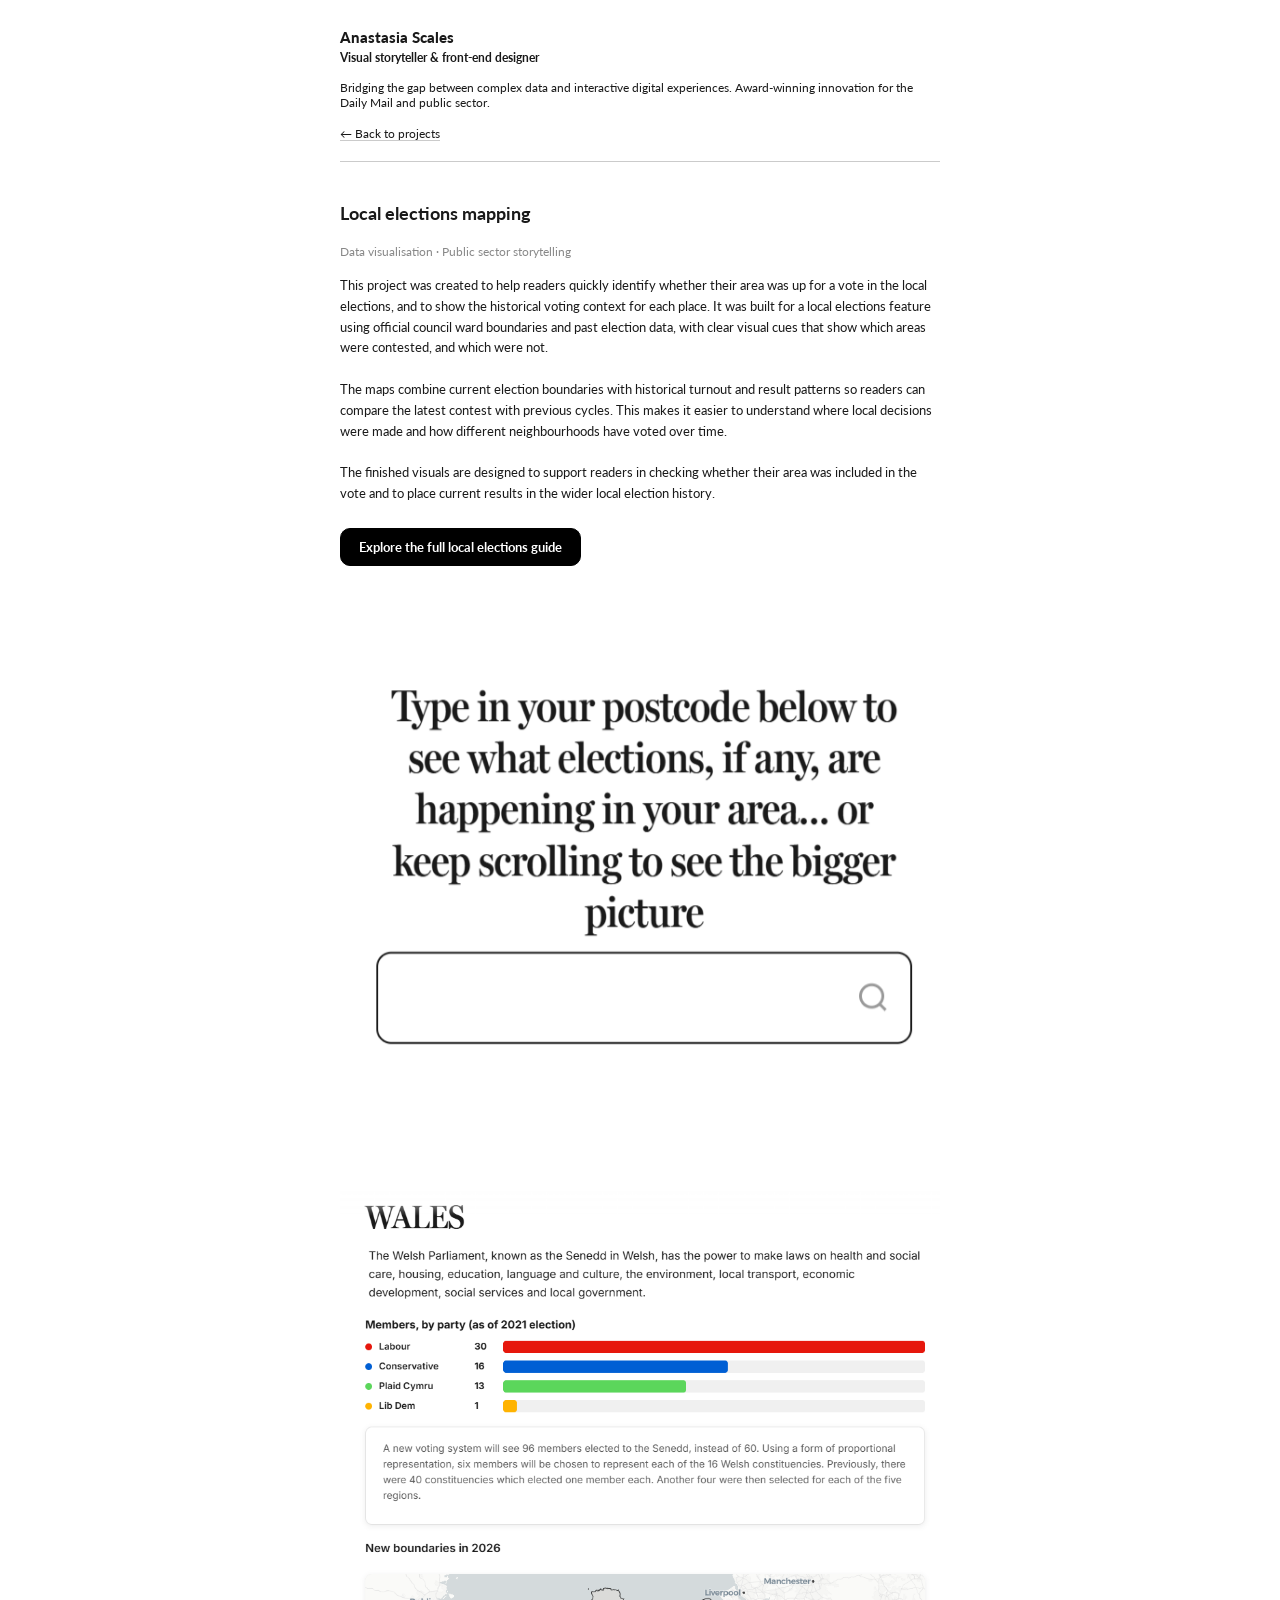
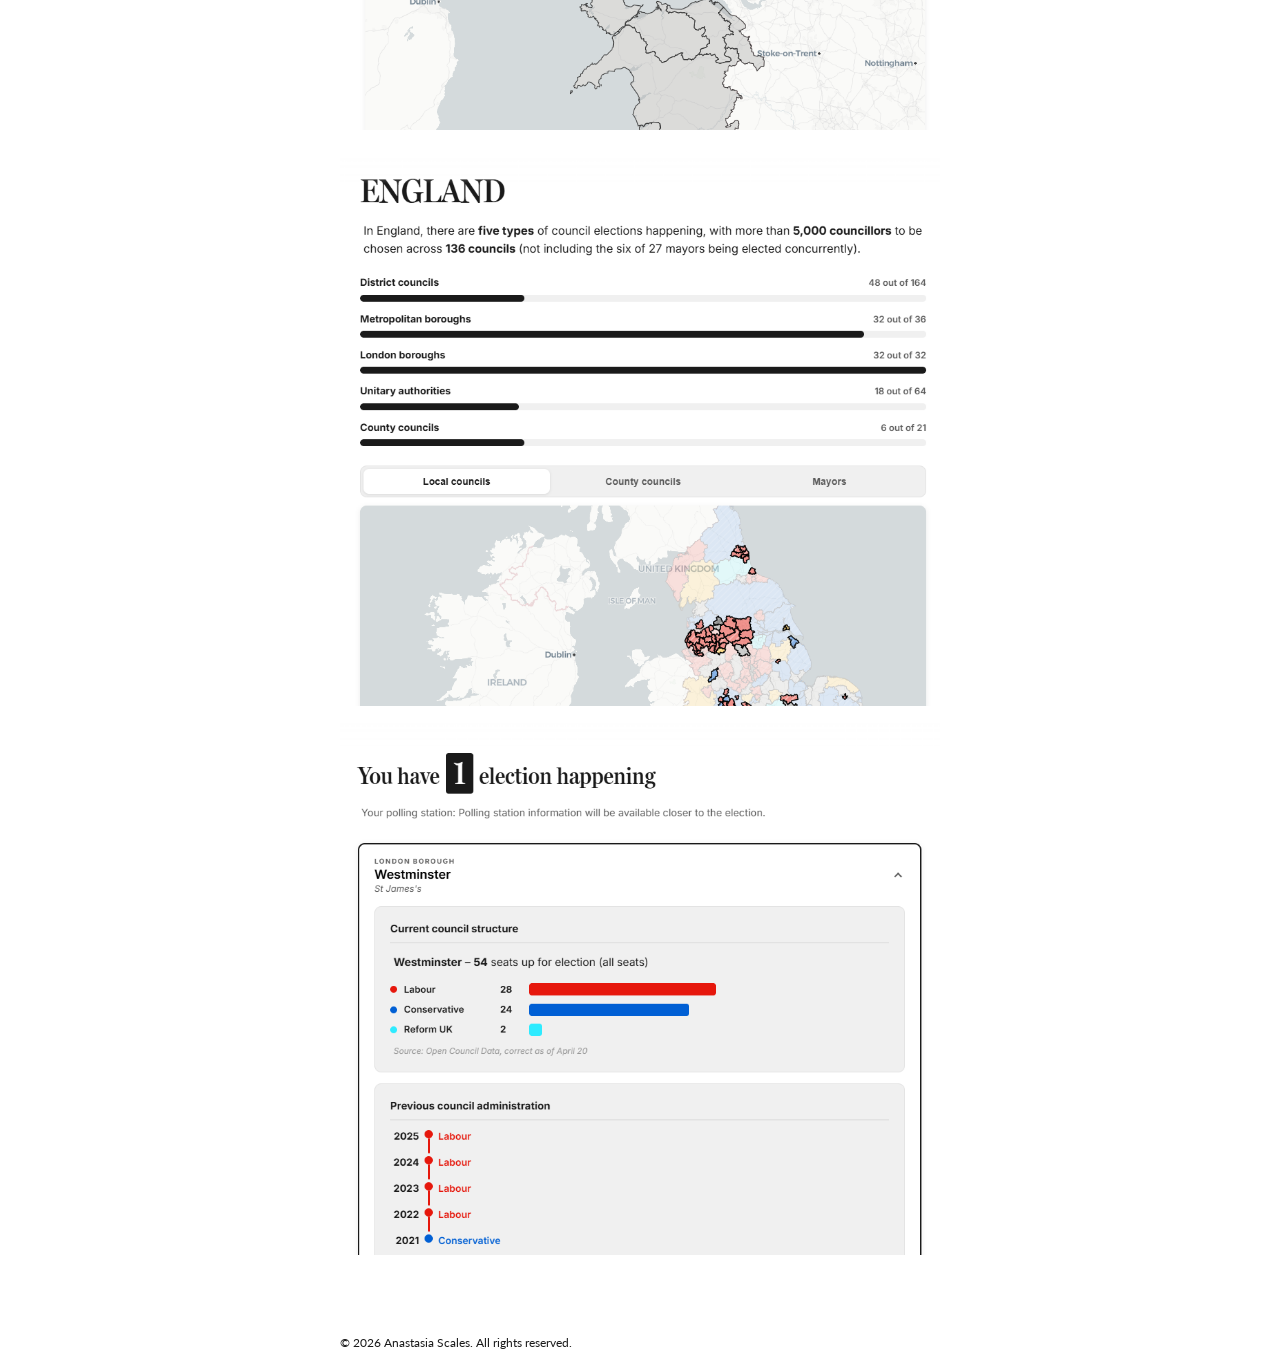
<file: local-elections.html>
<!DOCTYPE html>
<html lang="en">

<head>
  <meta charset="UTF-8" />
  <meta name="viewport" content="width=device-width, initial-scale=1.0" />
  <title>Local Elections — Anastasia Scales</title>
  <script src="https://i.dailymail.co.uk/i/html_modules/2024/jquery-3.7.1.min.js"></script>

  <link href="https://fonts.googleapis.com/css2?family=Lato:wght@300;400;700;900&display=swap" rel="stylesheet">
  <link rel="preconnect" href="https://fonts.googleapis.com">
  <link rel="preconnect" href="https://fonts.gstatic.com" crossorigin>
  <link href="https://fonts.googleapis.com/css2?family=Inter:ital,opsz,wght@0,14..32,100..900;1,14..32,100..900&display=swap" rel="stylesheet">
  <link rel="stylesheet" href="style.css" />
</head>

<body>

  <section class="intro">
    <div class="intro-inner">
      <h1>Anastasia Scales</h1>
      <p class="subhead">
        <b>Visual storyteller & front-end designer</b> <br><br>
        Bridging the gap between complex data and interactive digital experiences.
        Award-winning innovation for the Daily Mail and public sector.
      </p>
      <a href="index.html" class="modern-link">
        ← Back to projects
      </a>
    </div>
  </section>

  <section class="project-detail">
    <div class="project-inner">

      <h2>Local elections mapping</h2>
      
      <p class="project-card">
        <span class="tools">Data visualisation · Public sector storytelling</span>
      </p>

      <p class="description">
        This project was created to help readers quickly identify whether their area was up for a vote in the local elections, and to show the historical voting context for each place.
        It was built for a local elections feature using official council ward boundaries and past election data, with clear visual cues that show which areas were contested, and which were not.
        <br><br>
        The maps combine current election boundaries with historical turnout and result patterns so readers can compare the latest contest with previous cycles. This makes it easier to understand where local decisions were made and how different neighbourhoods have voted over time.
        <br><br>
        The finished visuals are designed to support readers in checking whether their area was included in the vote and to place current results in the wider local election history.
      </p>

      <a href="https://www.dailymail.com/news/article-15781777/Ultimate-guide-2026-local-elections-England-Scotland-Wales.html" class="cta-button" target="_blank" rel="noopener noreferrer">
        Explore the full local elections guide
      </a>

      <div class="image-grid stacked">
        <img src="images/map3a.png" alt="Local election map 1" />
        <img src="images/map2a.png" alt="Local election map 2" />
        <img src="images/map1a.png" alt="Local election map 3" />
        <img src="images/map4a.png" alt="Local election map 4" />
      </div>


    </div>
  </section>

  <footer class="footer">
    <span class="copyright">&copy; 2026 Anastasia Scales. All rights reserved.</span>
    <div class="footer-right">
      <a href="https://www.linkedin.com/in/anastasia-scales/" class="footer-link" target="_blank" rel="noopener">LinkedIn</a>
    </div>
  </footer>

</body>

</html>
</file>
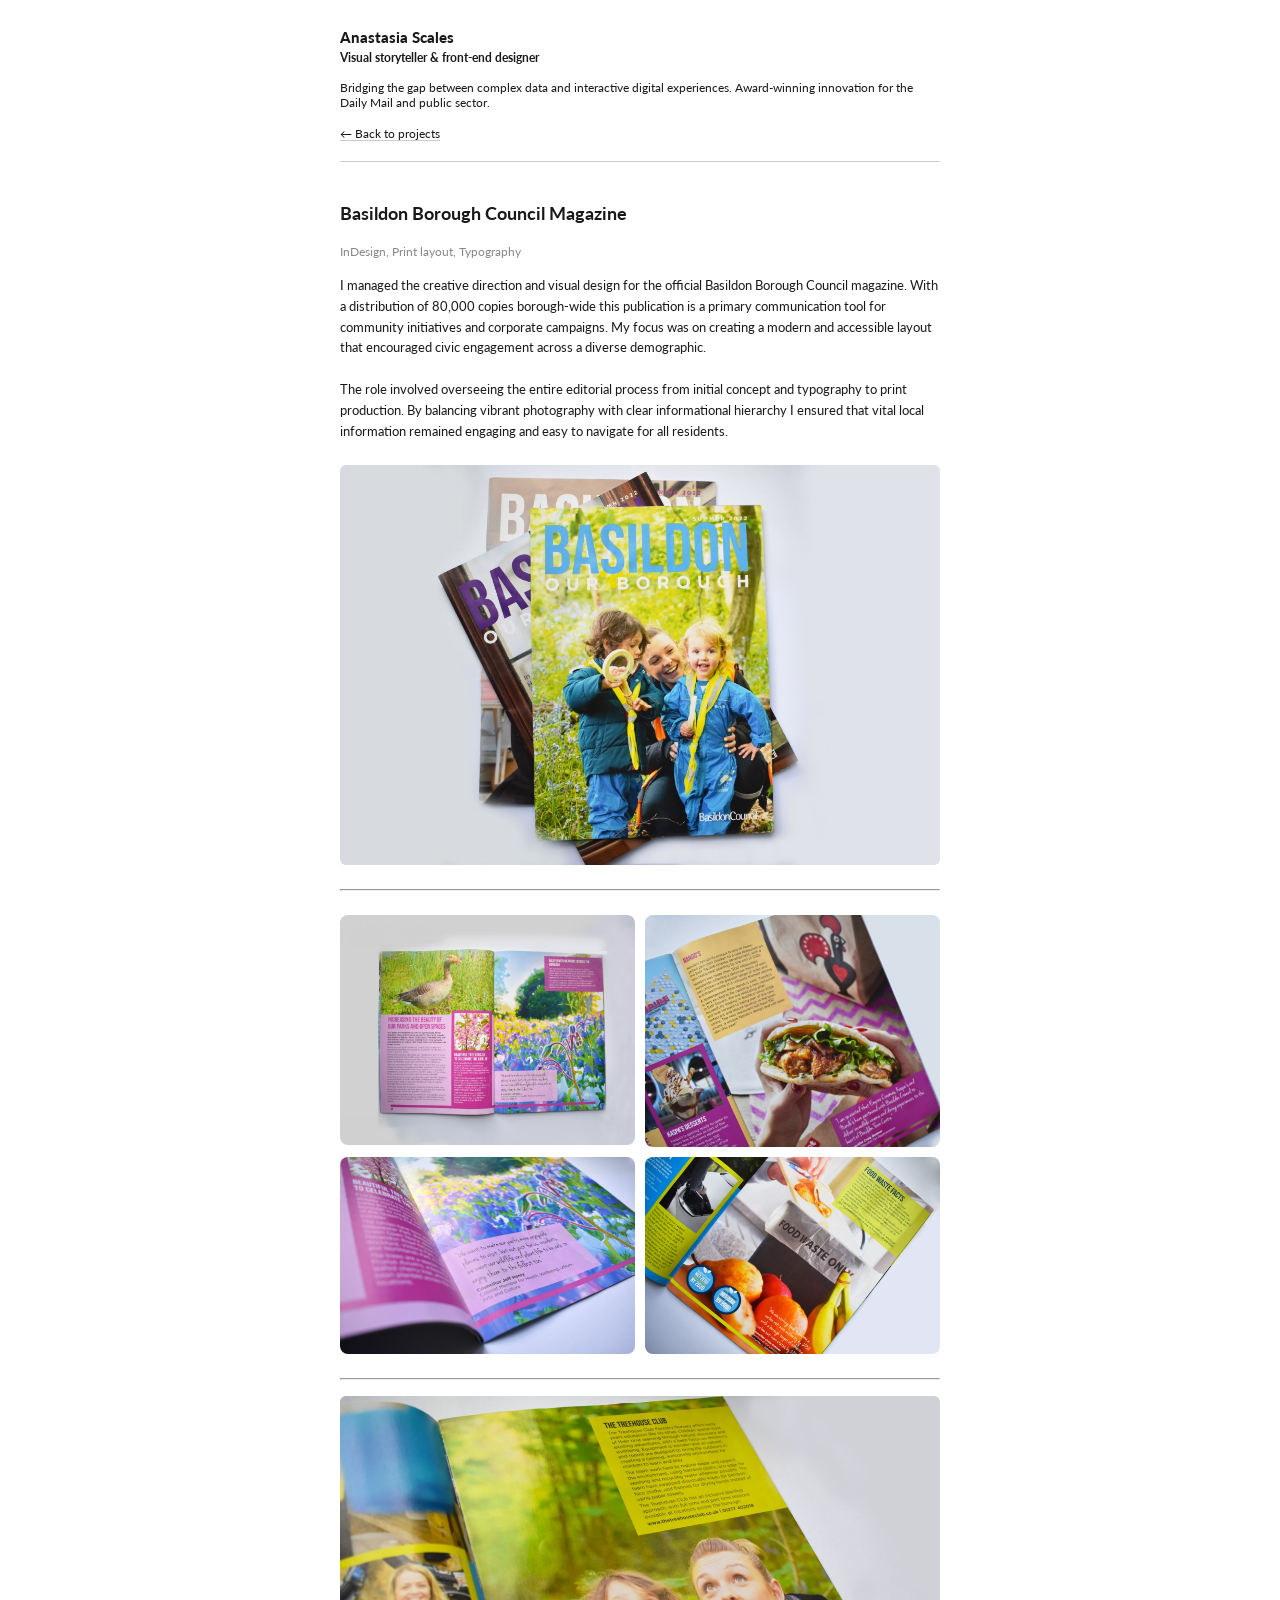
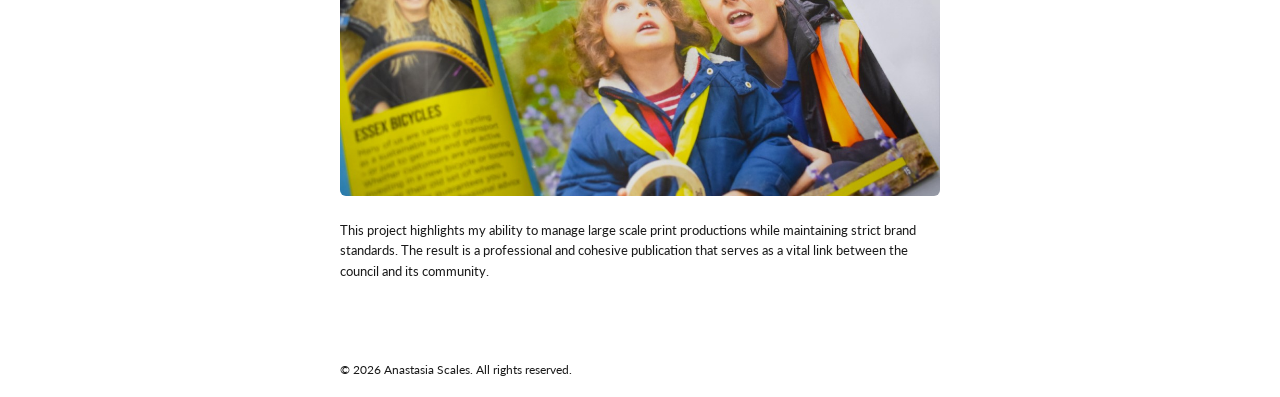
<file: magazine.html>
<!DOCTYPE html>
<html lang="en">

<head>
  <meta charset="UTF-8" />
  <meta name="viewport" content="width=device-width, initial-scale=1.0" />
  <title>Magazine Design — Anastasia Scales</title>
  <script src="https://i.dailymail.co.uk/i/html_modules/2024/jquery-3.7.1.min.js"></script>

  <link href="https://fonts.googleapis.com/css2?family=Lato:wght@300;400;700;900&display=swap" rel="stylesheet">
  <link rel="preconnect" href="https://fonts.googleapis.com">
  <link rel="preconnect" href="https://fonts.gstatic.com" crossorigin>
  <link href="https://fonts.googleapis.com/css2?family=Inter:ital,opsz,wght@0,14..32,100..900;1,14..32,100..900&display=swap" rel="stylesheet">
  <link rel="stylesheet" href="style.css" />
</head>

<body>

  <section class="intro">
    <div class="intro-inner">
      <h1>Anastasia Scales</h1>
      <p class="subhead">
        <b>Visual storyteller & front-end designer</b> <br><br>
        Bridging the gap between complex data and interactive digital experiences.
        Award-winning innovation for the Daily Mail and public sector.
      </p>
      <a href="index.html" class="modern-link">
        ← Back to projects
      </a>
    </div>
  </section>

  <section class="project-detail">
    <div class="project-inner">

      <h2>Basildon Borough Council Magazine</h2>

      <p class="project-card">
        <span class="tools">InDesign, Print layout, Typography</span>
      </p>

      <p class="description">
        I managed the creative direction and visual design for the official Basildon Borough Council magazine. With a distribution of 80,000 copies borough-wide this publication is a primary communication tool for community initiatives and corporate campaigns. My focus was on creating a modern and accessible layout that encouraged civic engagement across a diverse demographic.
        <br><br>
        The role involved overseeing the entire editorial process from initial concept and typography to print production. By balancing vibrant photography with clear informational hierarchy I ensured that vital local information remained engaging and easy to navigate for all residents.
      </p>

      <div class="project-media">
        <img src="images/magazine1.jpg" alt="Magazine Cover and Lead Spread">
      </div>

      <hr>

      <div class="image-grid">
        <img src="images/magazine2.jpg" alt="Community feature layout">
        <img src="images/magazine3.jpg" alt="Corporate campaign design">
        <img src="images/magazine4.jpg" alt="Information design spread">
        <img src="images/magazine5.jpg" alt="Events and listings layout">
      </div>

      <hr>

      <div class="project-media">
        <img src="images/magazine6.jpg" alt="Full page editorial feature">
      </div>

      <p class="description">
        This project highlights my ability to manage large scale print productions while maintaining strict brand standards. The result is a professional and cohesive publication that serves as a vital link between the council and its community.
      </p>

    </div>
  </section>

  <footer class="footer">
    <span class="copyright">&copy; 2026 Anastasia Scales. All rights reserved.</span>
    <div class="footer-right">
      <a href="https://www.linkedin.com/in/anastasia-scales/" class="footer-link" target="_blank" rel="noopener">LinkedIn</a>
    </div>
  </footer>

</body>
</html>
</file>
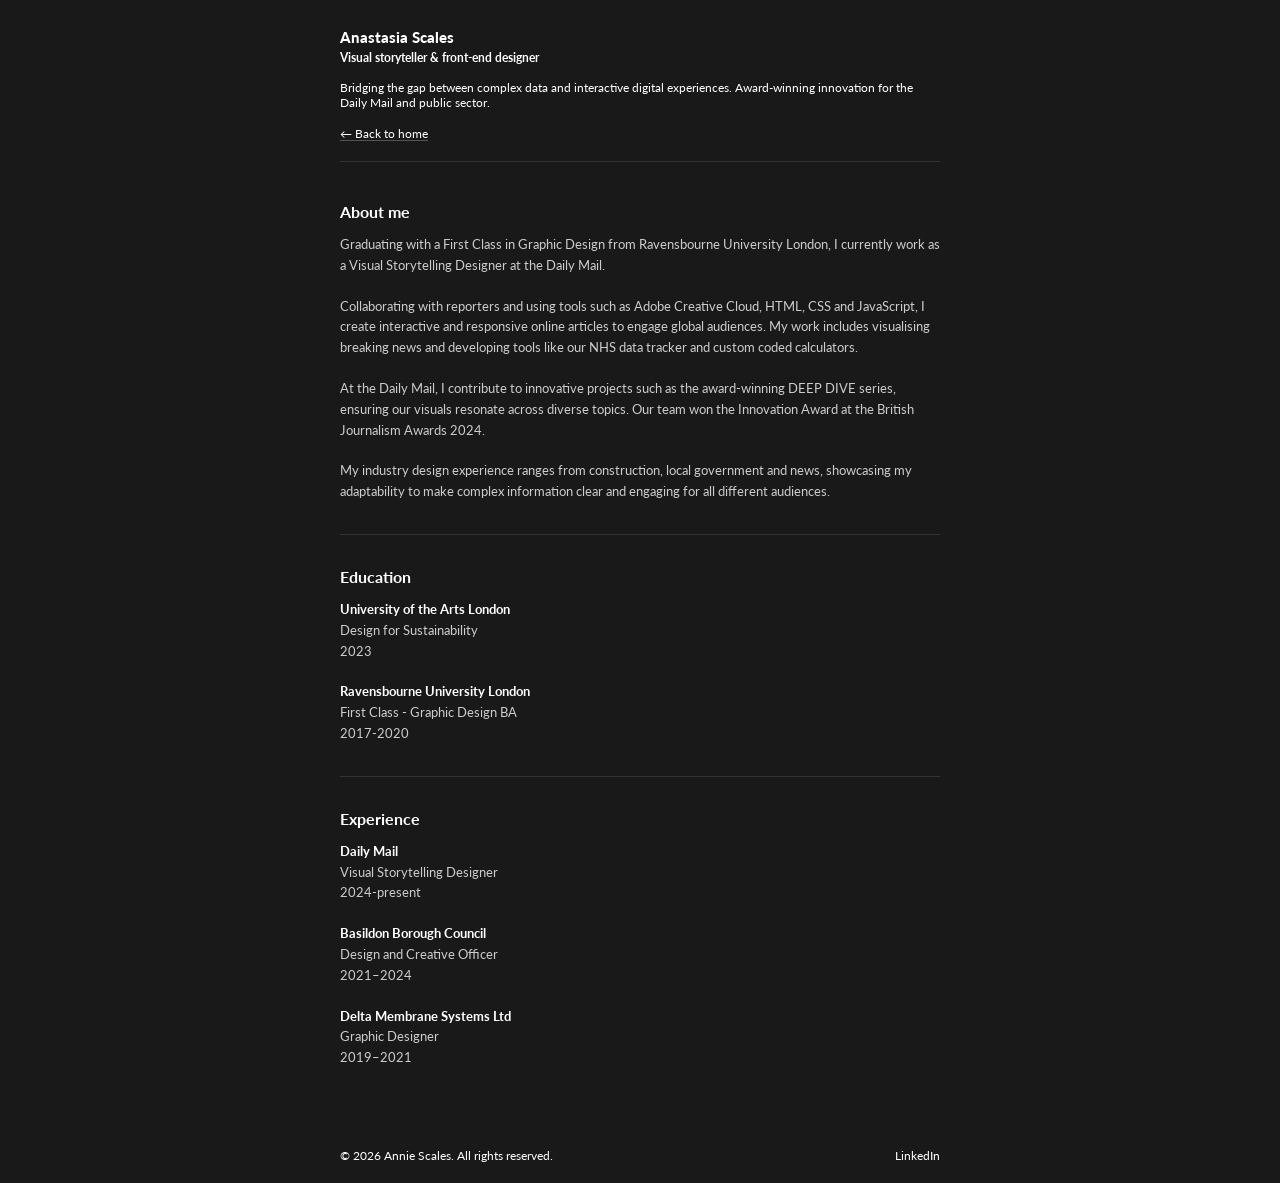
<file: moreinfo.html>
<!DOCTYPE html>
<html lang="en">

<head>
    <meta charset="UTF-8" />
    <meta name="viewport" content="width=device-width, initial-scale=1.0" />
    <title>More Info — Anastasia Scales</title>

    <!-- Dark theme styles -->
    <link href="https://fonts.googleapis.com/css2?family=Lato:wght@300;400;700&display=swap" rel="stylesheet">
    <link rel="stylesheet" href="styles_dark.css" />
</head>

<body>

    <!-- Intro section -->
 <section class="intro">
    <div class="intro-inner">
      <h1>Anastasia Scales</h1>
      <p class="subhead">
<b>Visual storyteller & front-end designer</b> <br><br>
Bridging the gap between complex data and interactive digital experiences.
Award-winning innovation for the Daily Mail and public sector.      </p>
            <a href="index.html" class="modern-link">
                ← Back to home
            </a>
        </div>
    </section>

    <!-- About section -->
    <section class="about">
        <div class="about-inner">
            <h2>About me</h2>
            <p>
Graduating with a First Class in Graphic Design from Ravensbourne University London, I currently work as a Visual Storytelling Designer at the Daily Mail. 
</p>

<p>
Collaborating with reporters and using tools such as Adobe Creative Cloud, HTML, CSS and JavaScript, I create interactive and responsive online articles to engage global audiences. My work includes visualising breaking news and developing tools like our NHS data tracker and custom coded calculators.
</p>

<p>
At the Daily Mail, I contribute to innovative projects such as the award-winning DEEP DIVE series, ensuring our visuals resonate across diverse topics. Our team won the Innovation Award at the British Journalism Awards 2024.
</p>

<p>
My industry design experience ranges from construction, local government and news, showcasing my adaptability to make complex information clear and engaging for all different audiences.
</p>

            <hr>

            <h2>Education</h2>
            <div class="education">
                 <p><strong>University of the Arts London</strong><br>Design for Sustainability<br>2023</p>
               
                <p><strong>Ravensbourne University London</strong><br>First Class - Graphic Design BA<br>2017-2020</p>
            </div>

            <hr>

            <h2>Experience</h2>
            <div class="experience">
                <p><strong>Daily Mail</strong><br>Visual Storytelling Designer<br>2024-present</p>
                <p><strong>Basildon Borough Council</strong><br>Design and Creative Officer<br>2021–2024</p>
                <p><strong>Delta Membrane Systems Ltd</strong><br>Graphic Designer<br>2019–2021</p>
         
          
            </div>

      
    </section>


    <footer class="footer">
  <span class="copyright">&copy; 2026 Annie Scales. All rights reserved.</span>
  <a href="https://www.linkedin.com/in/anastasia-scales/" class="footer-link" target="_blank" rel="noopener">LinkedIn</a>
</footer>

</body>

</html>
</file>
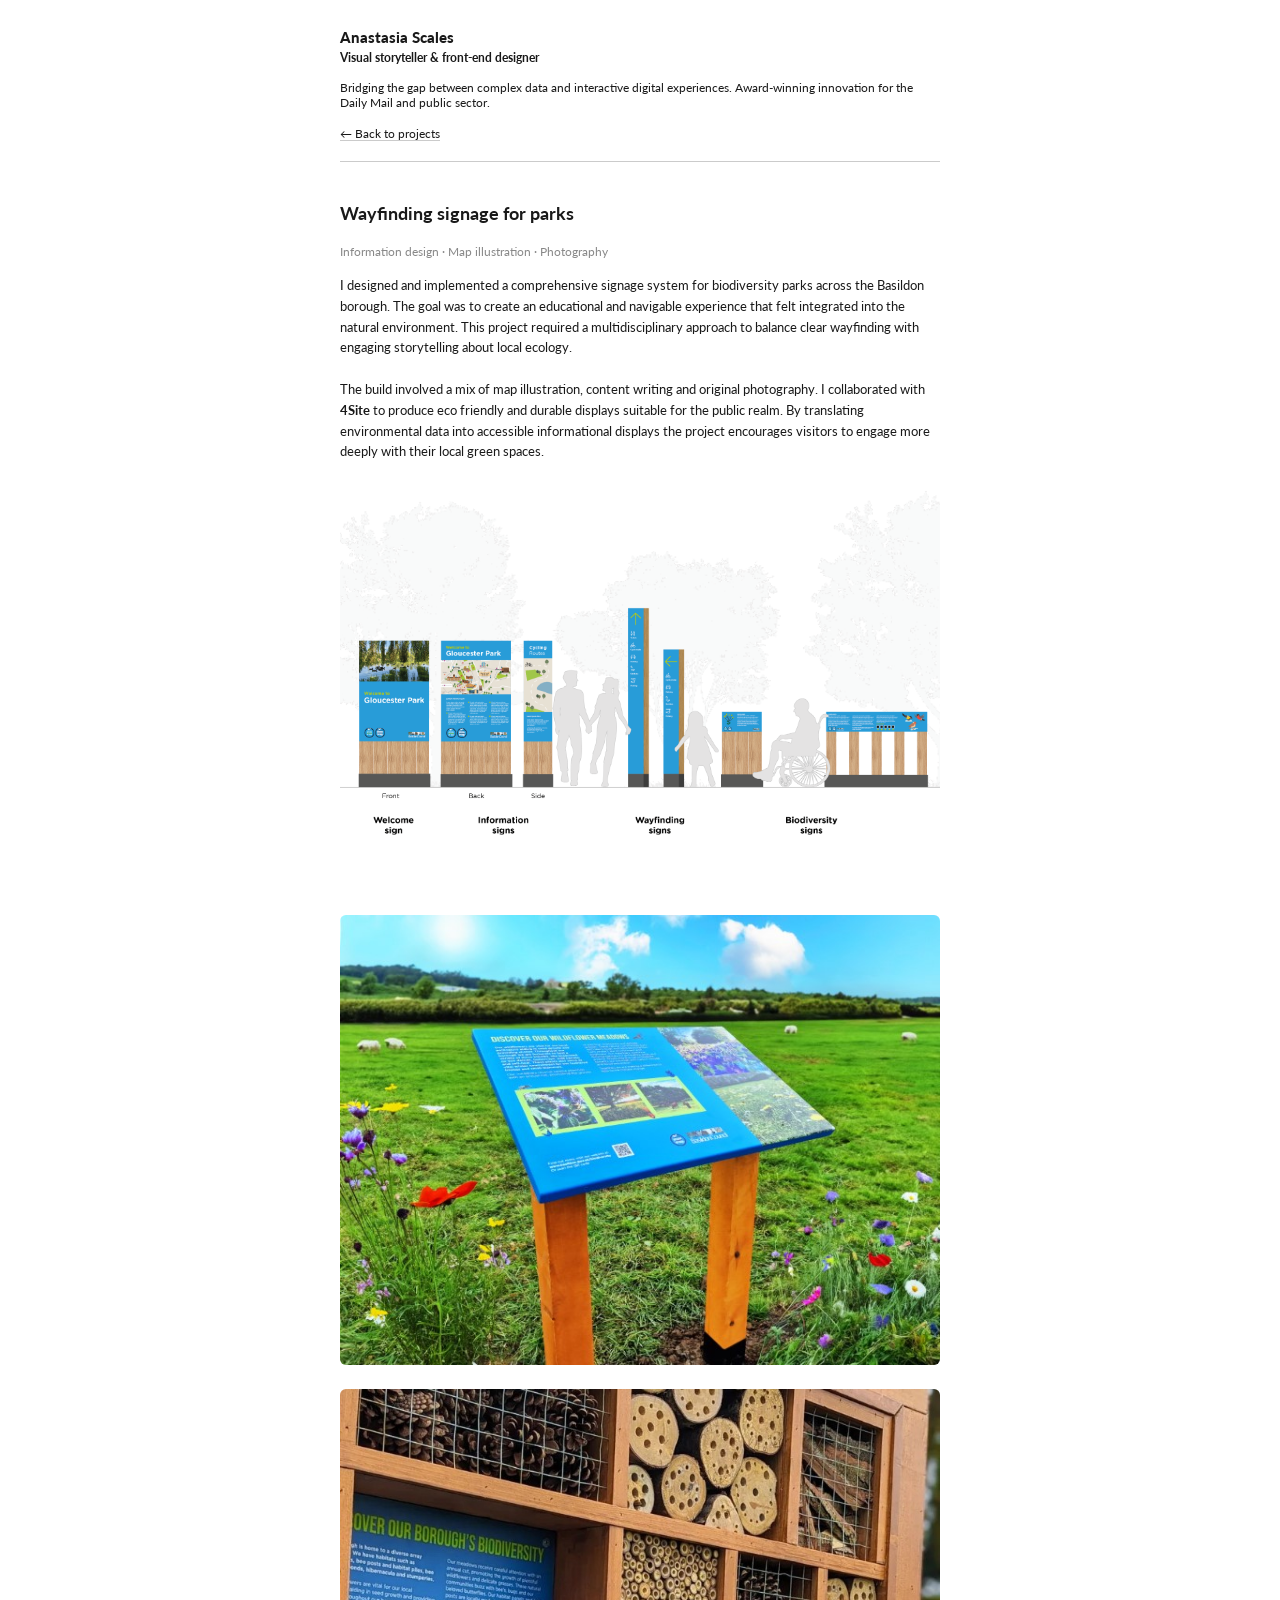
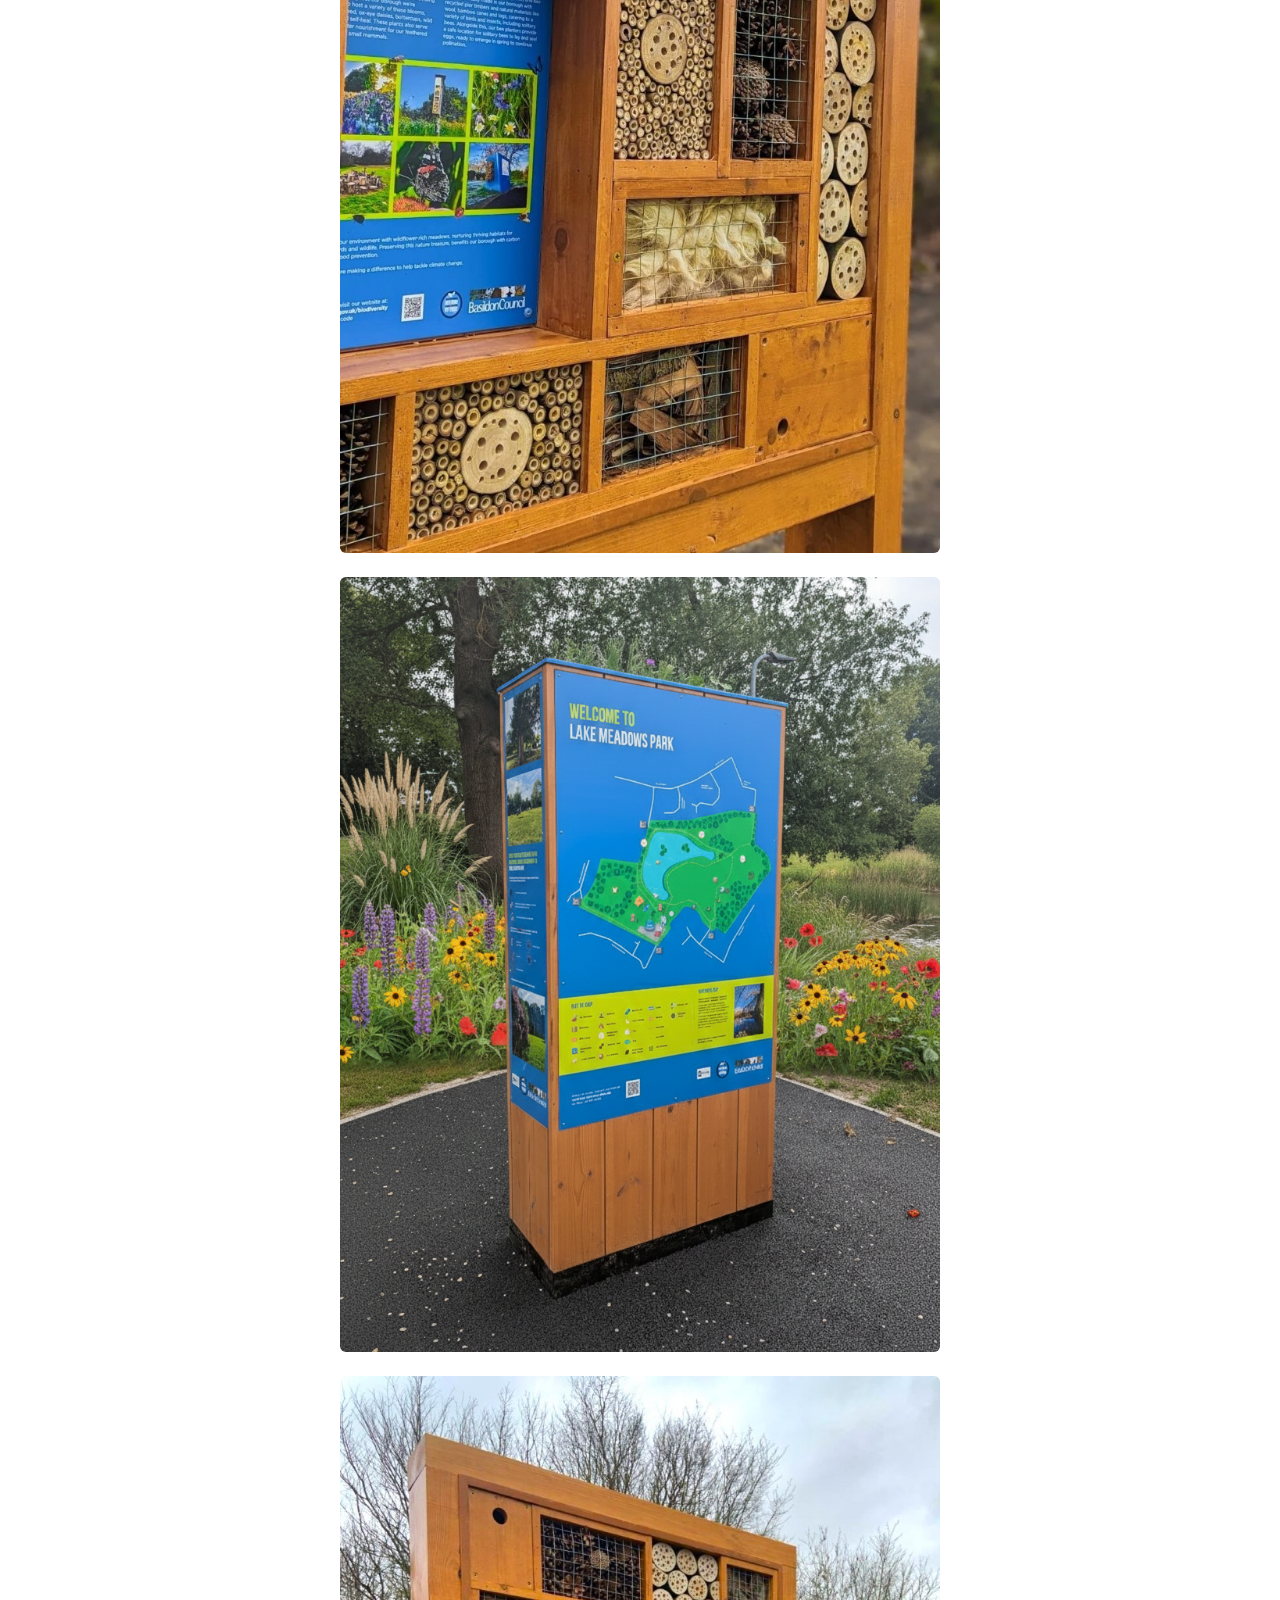
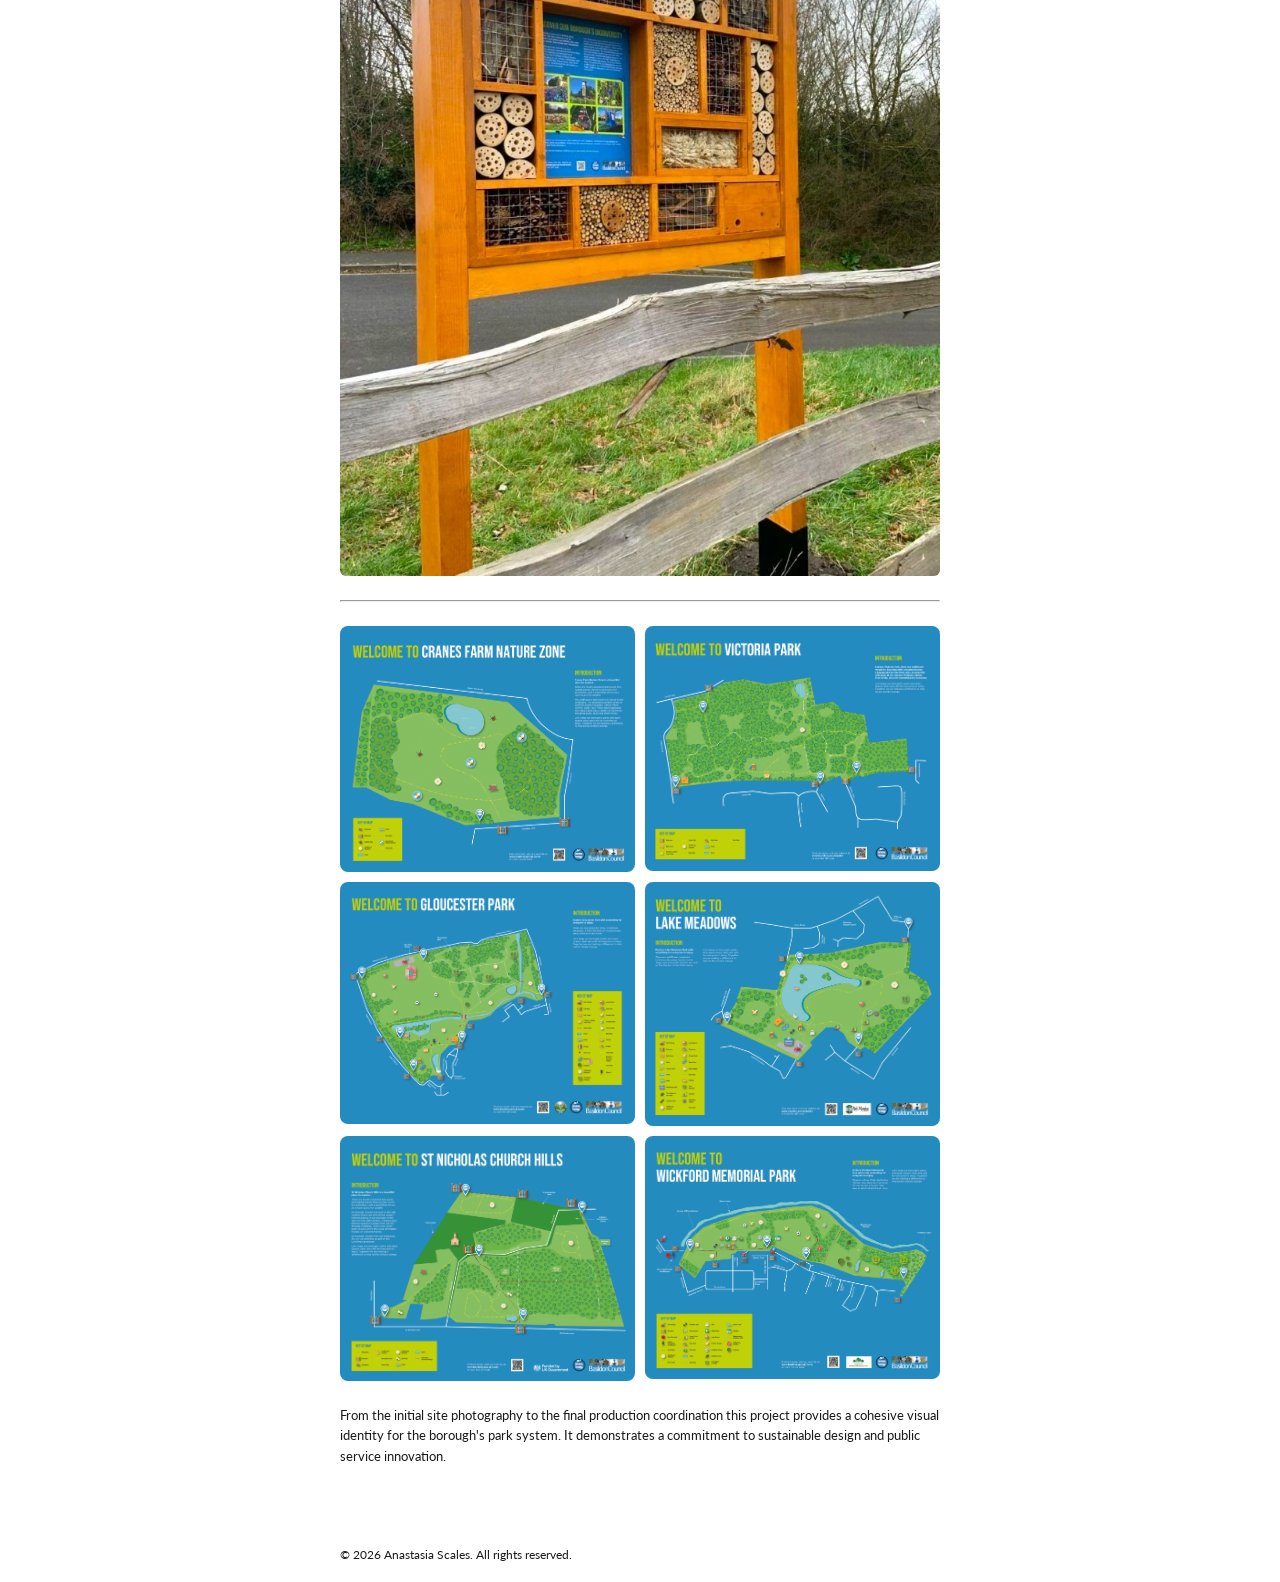
<file: parksignage.html>
<!DOCTYPE html>
<html lang="en">

<head>
  <meta charset="UTF-8" />
  <meta name="viewport" content="width=device-width, initial-scale=1.0" />
  <title>Wayfinding & Biodiversity Signage — Anastasia Scales</title>
  <script src="https://i.dailymail.co.uk/i/html_modules/2024/jquery-3.7.1.min.js"></script>

  <link href="https://fonts.googleapis.com/css2?family=Lato:wght@300;400;700;900&display=swap" rel="stylesheet">
  <link rel="preconnect" href="https://fonts.googleapis.com">
  <link rel="preconnect" href="https://fonts.gstatic.com" crossorigin>
  <link href="https://fonts.googleapis.com/css2?family=Inter:ital,opsz,wght@0,14..32,100..900;1,14..32,100..900&display=swap" rel="stylesheet">
  <link rel="stylesheet" href="style.css" />
</head>

<body>

  <section class="intro">
    <div class="intro-inner">
      <h1>Anastasia Scales</h1>
      <p class="subhead">
        <b>Visual storyteller & front-end designer</b> <br><br>
        Bridging the gap between complex data and interactive digital experiences.
        Award-winning innovation for the Daily Mail and public sector.
      </p>
      <a href="index.html" class="modern-link">
        ← Back to projects
      </a>
    </div>
  </section>

  <section class="project-detail">
    <div class="project-inner">

      <h2>Wayfinding signage for parks</h2>

      <p class="project-card">
        <span class="tools">Information design · Map illustration · Photography</span>
      </p>

      <p class="description">
        I designed and implemented a comprehensive signage system for biodiversity parks across the Basildon borough. The goal was to create an educational and navigable experience that felt integrated into the natural environment. This project required a multidisciplinary approach to balance clear wayfinding with engaging storytelling about local ecology.
        <br><br>
        The build involved a mix of map illustration, content writing and original photography. I collaborated with <b>4Site</b> to produce eco friendly and durable displays suitable for the public realm. By translating environmental data into accessible informational displays the project encourages visitors to engage more deeply with their local green spaces.
      </p>

      <div class="project-media">
        <img src="images/4.png" alt="Park signage entrance design" />
      </div>

      <div class="project-media">
        <img src="images/1.jpg" alt="Directional signage in situ" />
      </div>

      <div class="project-media">
        <img src="images/2.jpg" alt="Informational trail system display" />
      </div>

      <div class="project-media">
        <img src="images/main_park_sign.png" alt="Primary park map display" />
      </div>

      <div class="project-media">
        <img src="images/3.jpg" alt="Close up of biodiversity educational content" />
      </div>

      <hr>

      <div class="image-grid">
        <img src="images/parkmap1.png" alt="Park map illustration 1">
        <img src="images/parkmap7.png" alt="Park map illustration 7">
        <img src="images/parkmap2.png" alt="Park map illustration 2">
        <img src="images/parkmap3.png" alt="Park map illustration 3">
        <img src="images/parkmap6.png" alt="Park map illustration 6">
        <img src="images/parkmap8.png" alt="Park map illustration 8">
      </div>

      <p class="description">
        From the initial site photography to the final production coordination this project provides a cohesive visual identity for the borough's park system. It demonstrates a commitment to sustainable design and public service innovation.
      </p>
      
    </div>
  </section>

  <footer class="footer">
    <span class="copyright">&copy; 2026 Anastasia Scales. All rights reserved.</span>
    <div class="footer-right">
      <a href="https://www.linkedin.com/in/anastasia-scales/" class="footer-link" target="_blank" rel="noopener">LinkedIn</a>
    </div>
  </footer>

</body>

</html>
</file>
<file: style.css>
/* Global styles */
* {
    box-sizing: border-box;
    font-family: 'Lato', sans-serif;
    color: #191919;
    background-color: #fff;
}

body {
    font-family: 'Inter', sans-serif;
}

/* Intro section */
.intro {
    z-index: 1;
    background-color: #fff;
    border-bottom: 0.8px solid #33333340; 
    max-width: 600px;
    margin: 0 auto;
    padding-top: 20px;
    padding-bottom: 20px;
}

/* Typography */
h1 {
    font-size: 15px;
    font-weight: 900;
    margin-top: 0;      /* Fixed: Ensures identical vertical start to Light Mode */
    margin-bottom: -8px;
    background-color: transparent;
}

.subhead {
    font-size: 12px;
    font-weight: 400;
    background-color: transparent;
}

/* Links */
.modern-link {
    text-underline-offset: 2px;
    -webkit-text-decoration: underline #33333340;
    text-decoration: underline #33333340;
    text-decoration-thickness: 0.8px;
    font-size: 12px;
    color: #191919;
    background-color: transparent;
}

.modern-link:hover {
    color: #0070f3;
}

.cta-button {
    display: inline-block;
    margin: 0 0 24px;
    padding: 10px 18px;
    border: 1px solid #000;
    border-radius: 10px;
    color: #fff;
    text-decoration: none;
    font-size: 13px;
    font-weight: 700;
    background-color: #000;
}

.cta-button:hover {
    background-color: #fff;
    color: #000;
}

/* Footer */
.footer {
    max-width: 600px;
    margin: 40px auto 20px;
    display: flex;
    justify-content: space-between;
    align-items: center;
    font-size: 12px;
    color: #888;
}

.footer-link {
    text-decoration: none;
    color: #ffffff;
    font-weight: 400;
    background-color: transparent;
}

.footer-link:hover {
    color: #0070f3;
    text-decoration: underline;
}

/* Projects section */
.projects {
    max-width: 600px;
    margin: 40px auto 80px;
}

.projects h2 {
    font-family: 'Lato', sans-serif;
    font-size: 16px;
    font-weight: 700;
    margin-bottom: 24px;
    color: #191919;
}

.project-grid {
    display: grid;
    grid-template-columns: repeat(2, 1fr);
    gap: 24px;
}

/* Project Cards */
.project-card {
    display: block;
    text-decoration: none;
    color: inherit;
    transition: transform 0.2s ease;
    background-color: transparent;
}

.project-card:hover {
    transform: translateY(-3px);
}

.project-card img {
    width: 100%;
    height: auto;
    aspect-ratio: 16 / 9;
    object-fit: cover;
    border-radius: 6px;
    display: block;
    margin-bottom: 8px;
}

.project-card h3 {
    font-size: 12px;
    font-weight: 700;
    margin-bottom: 0;
    color: #191919;
    background-color: transparent;
}

.project-card .tools {
    font-size: 12px;
    font-weight: 400;
    color: #888;
    margin: 0;
    background-color: transparent;
}

/* About Section Layout */
.about {
    max-width: 600px;
    margin: 40px auto 80px;
    padding: 0; 
}

.about h2 {
    font-family: 'Lato', sans-serif;
    font-size: 16px;
    font-weight: 700;
    margin-bottom: 12px;
    color: #191919;
    background-color: transparent;
}

.about p {
    font-size: 13px;
    line-height: 1.6;
    font-weight: 400;
    color: #191919;
    margin-bottom: 20px;
    background-color: transparent;
}

.about hr {
    border: 0;
    border-top: 0.8px solid #333333;
    margin: 32px 0;
}

/* Experience, Education & Recognition */
.experience, .education, .recognition {
    margin-bottom: 32px;
    background-color: transparent;
}

.experience h3, .education h3, .recognition h3 {
    font-size: 14px;
    font-weight: 700;
    color: #191919;
    margin-bottom: 4px;
    background-color: transparent;
}

.experience .date, .education .date {
    font-size: 12px;
    color: #888888;
    margin-bottom: 8px;
    display: block;
}

/* Project Details & Media */
.project-detail {
    max-width: 600px;
    margin: 40px auto 80px;
}

.project-detail h2 {
    font-size: 18px;
    font-weight: 700;
    margin-bottom: 12px;
    color: #191919;
}

.project-detail .description {
    font-size: 13px;
    line-height: 1.6;
    margin-bottom: 24px;
    color: #191919;
}

.project-images, .project-media, .project-gif, .project-iframe {
    max-width: 600px;
    margin: 16px auto 24px;
    text-align: center;
}

.project-images img, .project-media img, .project-gif img {
    width: 100%;
    height: auto;
    border-radius: 6px;
    display: block;
    object-fit: cover;
}

.project-iframe iframe {
    width: 100%;
    height: 300px;
    border: 0;
    border-radius: 6px;
    background-color: #000;
}

/* Image Grid */
/* Image Grid */
/* Image Grid */
.image-grid {
    display: grid;
    grid-template-columns: repeat(2, 1fr);
    gap: 10px;
    margin: 24px 0; /* Adds space above and below the grid */
    padding: 0;
    align-items: start; /* Ensures images align at the top of the row */
}

.project-detail .image-grid.stacked {
    grid-template-columns: 1fr;
}

.image-grid img {
    width: 100%;
    height: auto; /* Allows original height to shine through */
    display: block;
    border-radius: 8px;
    object-fit: contain; /* Prevents any cropping or stretching */
}

/* Slideshow */
.slideshow {
    position: relative;
    width: 100%;
    height: 140px;
    border-radius: 6px;
    overflow: hidden;
}

.slideshow .slide {
    position: absolute;
    top: 0;
    left: 0;
    width: 100%;
    height: 100%;
    object-fit: cover;
    object-position: center 90%;
    opacity: 0;
    transition: opacity 0.6s ease-in-out;
}

.slideshow .slide.active {
    opacity: 1;
}

/* Responsive mobile adjustments */
@media (max-width: 500px) {
    .intro,
    .projects,
    .footer,
    .project-detail,
    .about {
        padding-left: 20px;
        padding-right: 20px;
        width: 100%; /* Ensures container stays full width */
    }

    /* Force all image containers to be full width of the parent padding */
    .project-images, 
    .project-media, 
    .project-gif, 
    .project-iframe,
    .image-grid {
        width: 100%;
        margin-left: 0;
        margin-right: 0;
        padding: 0;
    }

    /* Ensure every image inside these containers behaves identically */
    .project-images img, 
    .project-media img, 
    .project-gif img, 
    .image-grid img {
        width: 100% !important;
        max-width: 100%;
        height: auto;
        display: block;
    }

    .project-grid, .image-grid {
        grid-template-columns: 1fr; /* Stacks everything in one uniform column */
        gap: 20px; /* Consistent vertical spacing between stacked items */
    }

    .about p {
        font-size: 12px;
    }
}
</file>
<file: styles_dark.css>
/* Global styles */
* {
    box-sizing: border-box;
    font-family: 'Lato', sans-serif;
    color: #ffffff;
    background-color: #191919;
}

body {
    font-family: 'Inter', sans-serif;
}

/* Intro section */
.intro {
    z-index: 1;
    background-color: #191919;
    border-bottom: 0.8px solid #333333; 
    max-width: 600px;
    margin: 0 auto;
    padding-top: 20px;
    padding-bottom: 20px;
}

/* Typography */
h1 {
    font-size: 15px;
    font-weight: 900;
    margin-top: 0;      /* Fixed: Ensures identical vertical start to Light Mode */
    margin-bottom: -8px;
    background-color: transparent;
}

.subhead {
    font-size: 12px;
    font-weight: 400;
    background-color: transparent;
}

/* Links */
.modern-link {
    text-underline-offset: 2px;
    -webkit-text-decoration: underline rgba(255, 255, 255, 0.25);
    text-decoration: underline rgba(255, 255, 255, 0.25);
    text-decoration-thickness: 0.8px;
    font-size: 12px;
    color: #ffffff;
    background-color: transparent;
}

.modern-link:hover {
    color: #0070f3;
}

/* Footer */
.footer {
    max-width: 600px;
    margin: 40px auto 20px;
    display: flex;
    justify-content: space-between;
    align-items: center;
    font-size: 12px;
    color: #888;
}

.footer-link {
    text-decoration: none;
    color: #ffffff;
    font-weight: 400;
    background-color: transparent;
}

.footer-link:hover {
    color: #0070f3;
    text-decoration: underline;
}

/* Projects section */
.projects {
    max-width: 600px;
    margin: 40px auto 80px;
}

.projects h2 {
    font-family: 'Lato', sans-serif;
    font-size: 16px;
    font-weight: 700;
    margin-bottom: 24px;
    color: #ffffff;
}

.project-grid {
    display: grid;
    grid-template-columns: repeat(2, 1fr);
    gap: 24px;
}

/* Project Cards */
.project-card {
    display: block;
    text-decoration: none;
    color: inherit;
    transition: transform 0.2s ease;
    background-color: transparent;
}

.project-card:hover {
    transform: translateY(-3px);
}

.project-card img {
    width: 100%;
    height: auto;
    aspect-ratio: 16 / 9;
    object-fit: cover;
    border-radius: 6px;
    display: block;
    margin-bottom: 8px;
}

.project-card h3 {
    font-size: 12px;
    font-weight: 700;
    margin-bottom: 0;
    color: #ffffff;
    background-color: transparent;
}

.project-card .tools {
    font-size: 12px;
    font-weight: 400;
    color: #888;
    margin: 0;
    background-color: transparent;
}

/* About Section Layout */
.about {
    max-width: 600px;
    margin: 40px auto 80px;
    padding: 0; 
}

.about h2 {
    font-family: 'Lato', sans-serif;
    font-size: 16px;
    font-weight: 700;
    margin-bottom: 12px;
    color: #ffffff;
    background-color: transparent;
}

.about p {
    font-size: 13px;
    line-height: 1.6;
    font-weight: 400;
    color: #cccccc;
    margin-bottom: 20px;
    background-color: transparent;
}

.about hr {
    border: 0;
    border-top: 0.8px solid #333333;
    margin: 32px 0;
}

/* Experience, Education & Recognition */
.experience, .education, .recognition {
    margin-bottom: 32px;
    background-color: transparent;
}

.experience h3, .education h3, .recognition h3 {
    font-size: 14px;
    font-weight: 700;
    color: #ffffff;
    margin-bottom: 4px;
    background-color: transparent;
}

.experience .date, .education .date {
    font-size: 12px;
    color: #888888;
    margin-bottom: 8px;
    display: block;
}

/* Project Details & Media */
.project-detail {
    max-width: 600px;
    margin: 40px auto 80px;
}

.project-detail h2 {
    font-size: 18px;
    font-weight: 700;
    margin-bottom: 12px;
    color: #ffffff;
}

.project-detail .description {
    font-size: 13px;
    line-height: 1.6;
    margin-bottom: 24px;
    color: #cccccc;
}

.project-images, .project-media, .project-gif, .project-iframe {
    max-width: 600px;
    margin: 16px auto 24px;
    text-align: center;
}

.project-images img, .project-media img, .project-gif img {
    width: 100%;
    height: auto;
    border-radius: 6px;
    display: block;
    object-fit: cover;
}

.project-iframe iframe {
    width: 100%;
    height: 300px;
    border: 0;
    border-radius: 6px;
    background-color: #000;
}

/* Image Grid */
.image-grid {
    display: grid;
    grid-template-columns: repeat(2, 1fr);
    gap: 10px;
    margin: 0;
    padding: 0;
}

.image-grid img {
    width: 100%;
    height: auto;
    border-radius: 8px;
    object-fit: cover;
}

/* Slideshow */
.slideshow {
    position: relative;
    width: 100%;
    height: 140px;
    border-radius: 6px;
    overflow: hidden;
}

.slideshow .slide {
    position: absolute;
    top: 0;
    left: 0;
    width: 100%;
    height: 100%;
    object-fit: cover;
    object-position: center 90%;
    opacity: 0;
    transition: opacity 0.6s ease-in-out;
}

.slideshow .slide.active {
    opacity: 1;
}

/* Responsive mobile adjustments */
@media (max-width: 500px) {
    .intro,
    .projects,
    .footer,
    .project-detail,
    .project-iframe,
    .project-media,
    .project-gif,
    .project-images,
    .about {
        padding-left: 20px;
        padding-right: 20px;
    }

    .project-grid, .image-grid {
        grid-template-columns: 1fr;
        gap: 16px;
    }

    .about p {
        font-size: 12px;
    }
}
</file>
